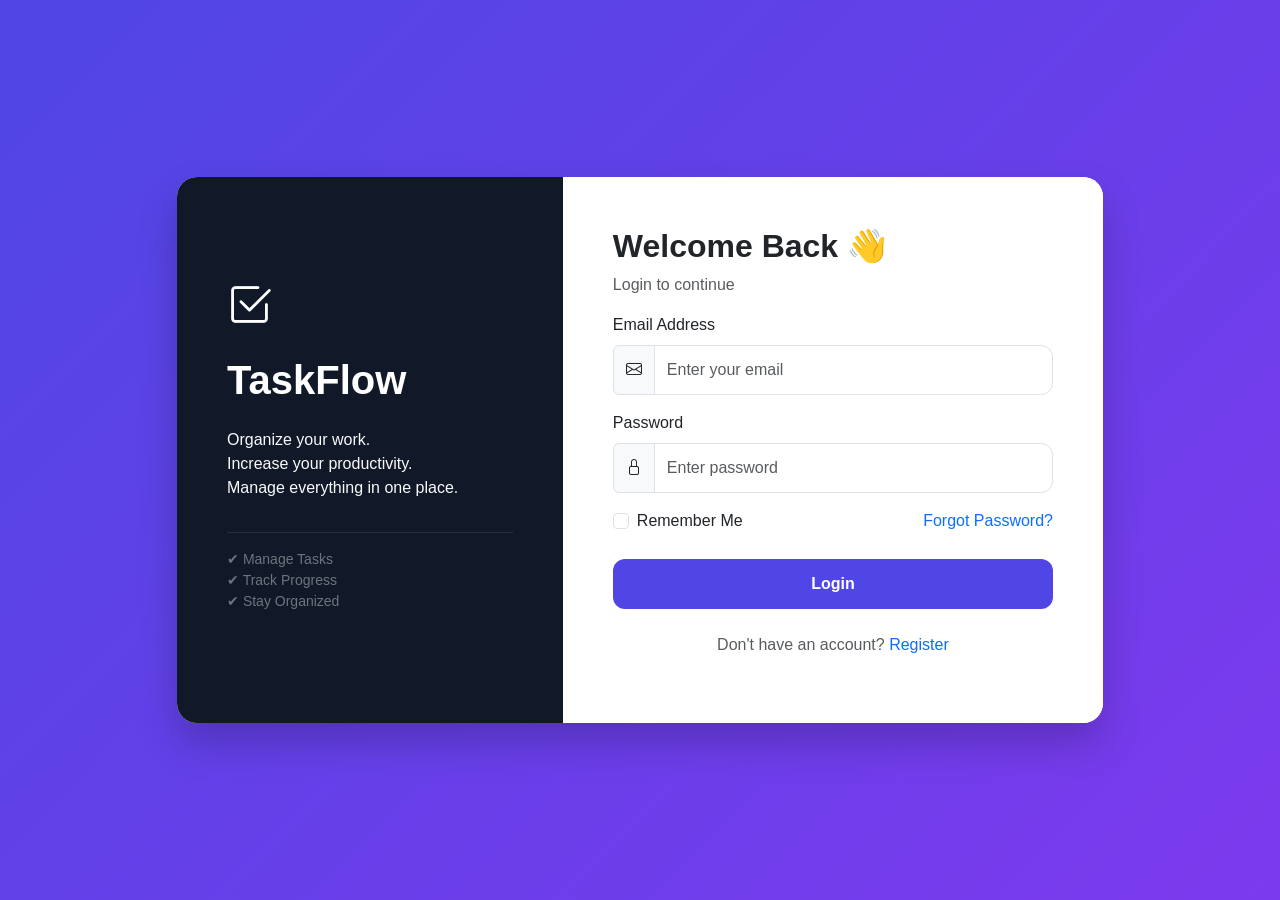
<file: index.html>
<!DOCTYPE html>
<html lang="en">

<head>
    <meta charset="UTF-8">
    <meta name="viewport" content="width=device-width, initial-scale=1.0">
    <title>TaskFlow | Login</title>

    <link href="bootstrap.min.css" rel="stylesheet">

    <link rel="stylesheet"
        href="https://cdn.jsdelivr.net/npm/bootstrap-icons@1.11.3/font/bootstrap-icons.min.css">
    <link rel="stylesheet" href="index.css">

</head>

<body>
<div class="container">
    <div class="row justify-content-center">
        <div class="col-lg-10">
            <div class="card login-card">
                <div class="row g-0">
<!-- Left -->
                    <div class="col-lg-5 d-none d-lg-flex flex-column justify-content-center left-side">

                        <div class="logo mb-3">

                            <i class="bi bi-check2-square"></i>

</div>

<h1>TaskFlow</h1>

<p class="mt-3 text-light">

Organize your work.<br>

Increase your productivity.<br>

Manage everything in one place.

</p>

<hr class="text-secondary">

<p class="small text-secondary">

✔ Manage Tasks

<br>

✔ Track Progress

<br>

✔ Stay Organized

</p>

</div>

<!-- Right -->

<div class="col-lg-7 right-side">
                        <h2 class="fw-bold">Welcome Back 👋</h2>
                        <p class="text-muted">Login to continue</p>

                        <!-- رسالة خطأ تظهر عند إدخال بيانات غلط -->
                        <div id="alertMessage" class="alert alert-danger d-none" role="alert"></div>

                        <form id="loginForm">
                            <div class="mb-3">
                                <label for="em" class="form-label">Email Address</label>
                                <div class="input-group">
                                    <span class="input-group-text"><i class="bi bi-envelope"></i></span>
                                    <input type="email" class="form-control" placeholder="Enter your email" id="em" required>
                                </div>
                            </div>

                            <div class="mb-3">
                                <label for="pass" class="form-label">Password</label>
                                <div class="input-group">
                                    <span class="input-group-text"><i class="bi bi-lock"></i></span>
                                    <input type="password" class="form-control" placeholder="Enter password" id="pass" required>
                                </div>
                            </div>

                            <div class="d-flex justify-content-between mb-4">
                                <div class="form-check">
                                    <input class="form-check-input" type="checkbox" id="rememberMe">
                                    <label class="form-check-label" for="rememberMe">Remember Me</label>
                                </div>
                                <a href="#" class="text-decoration-none">Forgot Password?</a>
                            </div>

                            <button type="submit" class="btn btn-login w-100 fw-bold">Login</button>

                            <div class="text-center mt-4">
                                <p class="text-muted">
                                    Don't have an account?
                                    <a href="Register.html" class="text-decoration-none">Register</a>
                                </p>
                            </div>
                        </form>
                    </div>
                </div>
            </div>
        </div>
    </div>
</div>

<script src="index.js"></script>
</body>
</html>
</file>
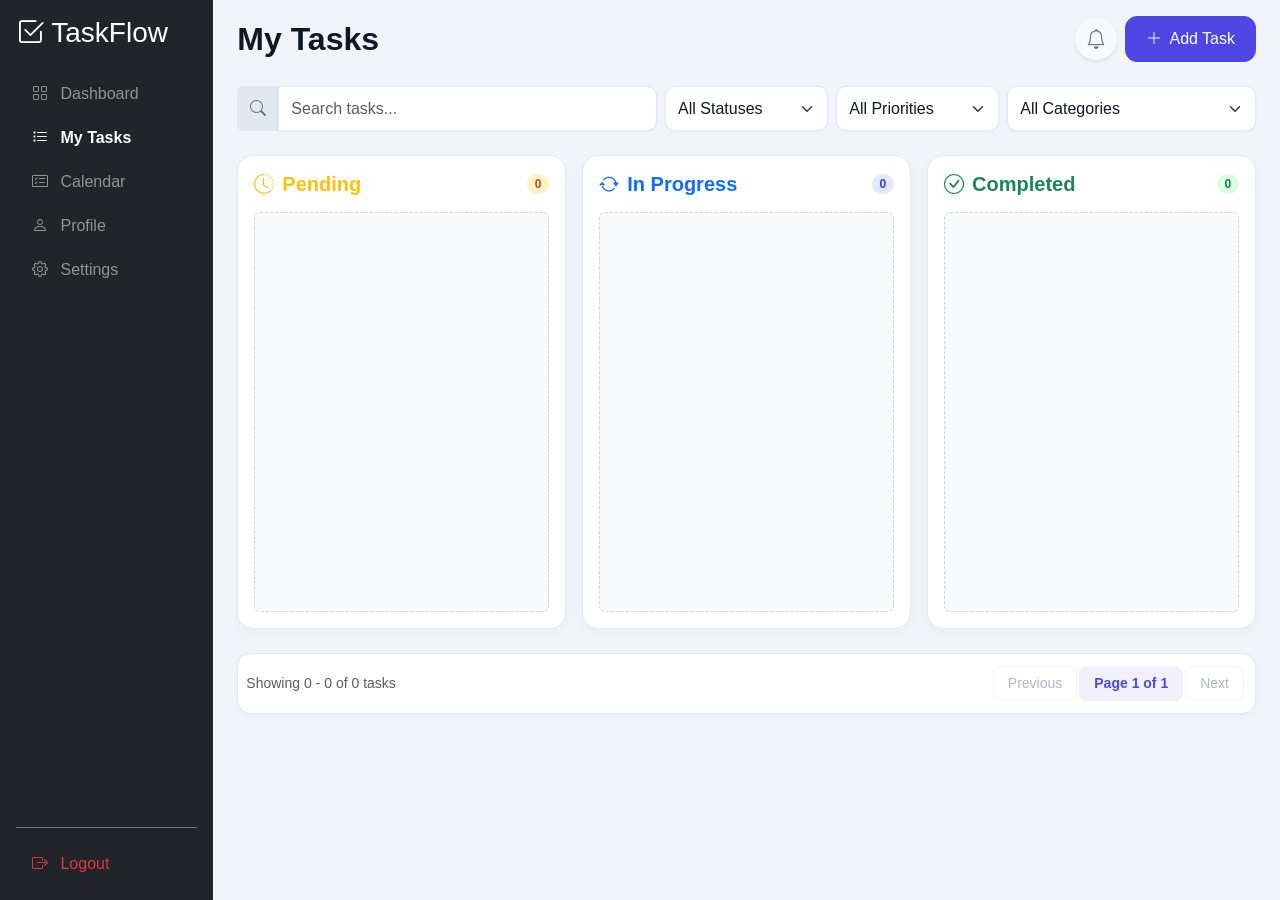
<file: mytasks.html>
<!DOCTYPE html>
<html lang="en">
<head>
    <meta charset="UTF-8">
    <meta name="viewport" content="width=device-width, initial-scale=1.0">
    <title>TaskFlow | My Tasks</title>

    <script>
        (function() {
            const savedLang = localStorage.getItem('language') || 'en';
            const savedTheme = localStorage.getItem('theme');
            const html = document.documentElement;

            if (savedLang === 'ar') {
                html.setAttribute('lang', 'ar');
                html.setAttribute('dir', 'rtl');
            } else {
                html.setAttribute('lang', 'en');
                html.setAttribute('dir', 'ltr');
            }

            if (savedTheme === 'dark') {
                html.classList.add('dark-mode');
            }
        })();
    </script>

    <!-- Bootstrap CSS CDN -->
    <link rel="stylesheet" id="bootstrapCss" href="https://cdn.jsdelivr.net/npm/bootstrap@5.3.3/dist/css/bootstrap.min.css">
    <link rel="stylesheet" href="https://cdn.jsdelivr.net/npm/bootstrap-icons@1.11.3/font/bootstrap-icons.min.css">
    <link rel="stylesheet" href="mytasks.css">
    <link rel="stylesheet" href="theme-toggle.css">
    <script src="theme-toggle.js"></script>
</head>
<body>

<!-- Toast Notification Container -->
<div class="toast-container position-fixed bottom-0 end-0 p-3" style="z-index: 1100;">
    <div id="liveToast" class="toast align-items-center text-white bg-success border-0 shadow-lg" role="alert" aria-live="assertive" aria-atomic="true">
        <div class="d-flex">
            <div class="toast-body d-flex align-items-center gap-2">
                <i class="bi bi-check-circle-fill fs-5" id="toastIcon"></i>
                <span id="toastMessage">Task updated successfully!</span>
            </div>
            <button type="button" class="btn-close btn-close-white me-2 m-auto" data-bs-dismiss="toast" aria-label="Close"></button>
        </div>
    </div>
</div>

<!-- Mobile Navbar -->
<nav class="navbar navbar-dark bg-dark d-md-none px-3 mb-3">
    <a class="navbar-brand fw-bold" href="#">
        <i class="bi bi-check2-square me-1"></i> <span data-i18n="appName">TaskFlow</span>
    </a>
    <button class="navbar-toggler" type="button" data-bs-toggle="offcanvas" data-bs-target="#mobileSidebar" aria-controls="mobileSidebar">
        <span class="navbar-toggler-icon"></span>
    </button>
</nav>

<div class="container-fluid">
    <div class="row">
        
        <!-- Sidebar Navigation -->
        <aside class="col-md-3 col-lg-2 offcanvas-md offcanvas-start bg-dark text-white p-3 min-vh-100 d-flex flex-column justify-content-between" id="mobileSidebar" tabindex="-1">
            <div class="w-100">
                <div class="d-flex justify-content-between align-items-center mb-4">
                    <h3 class="text-white m-0">
                        <i class="bi bi-check2-square"></i> <span data-i18n="appName">TaskFlow</span>
                    </h3>
                    <button type="button" class="btn-close btn-close-white d-md-none" data-bs-dismiss="offcanvas" data-bs-target="#mobileSidebar" aria-label="Close"></button>
                </div>
                
                <ul class="nav flex-column gap-1">
                    <li class="nav-item">
                        <a class="nav-link text-white-50" href="dashboard.html">
                            <i class="bi bi-grid me-2"></i> <span data-i18n="dashboard">Dashboard</span>
                        </a>
                    </li>
                    <li class="nav-item">
                        <a class="nav-link active text-white fw-bold" href="mytasks.html">
                            <i class="bi bi-list-task me-2"></i> <span data-i18n="myTasks">My Tasks</span>
                        </a>
                    </li>
                    <li class="nav-item">
                        <a class="nav-link text-white-50" href="calendar.html">
                            <i class="bi bi-card-checklist me-2"></i> <span data-i18n="calendar">Calendar</span>
                        </a>
                    </li>
                    <li class="nav-item">
                        <a class="nav-link text-white-50" href="profile.html">
                            <i class="bi bi-person me-2"></i> <span data-i18n="profile">Profile</span>
                        </a>
                    </li>
                    <li class="nav-item">
                        <a class="nav-link text-white-50" href="settings.html">
                            <i class="bi bi-gear me-2"></i> <span data-i18n="settings">Settings</span>
                        </a>
                    </li>
                </ul>
            </div>

            <!-- Logout Link -->
            <ul class="nav flex-column mt-auto pt-3 border-top border-secondary w-100">
                <li class="nav-item">
                    <a class="nav-link text-danger" href="index.html" onclick="logout()">
                        <i class="bi bi-box-arrow-right me-2"></i> <span data-i18n="logout">Logout</span>
                    </a>
                </li>
            </ul>
        </aside>

        <!-- Main Content Wrapper -->
        <main class="col-md-9 col-lg-10 ms-sm-auto px-md-4 py-3">
            
            <!-- Header Section -->
            <header class="d-flex flex-wrap justify-content-between align-items-center gap-3 mb-4">
                <div>
                    <h2 class="fw-bold m-0" data-i18n="myTasks">My Tasks</h2>
                </div>
                
                <div class="d-flex align-items-center gap-2">
                    <!-- Notification Dropdown -->
                    <div class="dropdown">
                        <button class="btn btn-light position-relative rounded-circle shadow-sm p-2 notif-btn" type="button" id="notifDropdown" data-bs-toggle="dropdown" aria-expanded="false" title="Notifications">
                            <i class="bi bi-bell fs-5 text-secondary"></i>
                            <span class="position-absolute top-0 start-100 translate-middle badge rounded-pill bg-danger d-none" id="notifBadge">0</span>
                        </button>

                        <div class="dropdown-menu dropdown-menu-end shadow-lg border-0 mt-2 p-0 notif-dropdown" aria-labelledby="notifDropdown">
                            <div class="dropdown-header d-flex justify-content-between align-items-center p-3 border-bottom bg-light rounded-top">
                                <h6 class="m-0 fw-bold text-dark d-flex align-items-center gap-2">
                                    <i class="bi bi-bell-fill text-primary"></i> <span data-i18n="notifications">Notifications</span>
                                </h6>
                                <button class="btn btn-link btn-sm p-0 text-decoration-none text-muted extra-small hover-underline" onclick="clearNotifications()" data-i18n="clearAll">
                                    Clear All
                                </button>
                            </div>
                            
                            <ul class="list-unstyled mb-0 p-2" id="notifList" style="max-height: 320px; overflow-y: auto;">
                                <li id="emptyNotifMsg" class="text-center py-4 text-muted small">
                                    <i class="bi bi-inbox fs-3 d-block mb-1 text-black-50"></i>
                                    <span data-i18n="noNotifications">No new notifications</span>
                                </li>
                            </ul>
                        </div>
                    </div>

                    <button class="btn btn-primary" data-bs-toggle="modal" data-bs-target="#addTaskModal">
                        <i class="bi bi-plus-lg me-1"></i> <span data-i18n="addTask">Add Task</span>
                    </button>
                </div>
            </header>
            
            <!-- Filters & Search Bar -->
            <section class="row g-2 mb-4">
                <div class="col-12 col-md-5">
                    <div class="input-group">
                        <span class="input-group-text">
                            <i class="bi bi-search"></i>
                        </span>
                        <input type="text" id="searchInput" class="form-control" placeholder="Search tasks..." data-i18n-placeholder="searchPlaceholder">
                    </div>
                </div>
                
                <div class="col-12 col-sm-4 col-md-2">
                    <select class="form-select" id="statusFilter">
                        <option value="all" selected data-i18n="allStatuses">All Statuses</option>
                        <option value="Pending" data-i18n="statusPending">Pending</option>
                        <option value="In Progress" data-i18n="statusInProgress">In Progress</option>
                        <option value="Completed" data-i18n="statusCompleted">Completed</option>
                    </select>
                </div>
                
                <div class="col-12 col-sm-4 col-md-2">
                    <select class="form-select" id="priorityFilter">
                        <option value="all" selected data-i18n="allPriorities">All Priorities</option>
                        <option value="High" data-i18n="priorityHigh">High</option>
                        <option value="Medium" data-i18n="priorityMedium">Medium</option>
                        <option value="Low" data-i18n="priorityLow">Low</option>
                    </select>
                </div>
                
                <div class="col-12 col-sm-4 col-md-3">
                    <select class="form-select" id="categoryFilter">
                        <option value="all" selected data-i18n="allCategories">All Categories</option>
                        <option value="Work" data-i18n="categoryWork">Work</option>
                        <option value="Study" data-i18n="categoryStudy">Study</option>
                        <option value="Personal" data-i18n="categoryPersonal">Personal</option>
                    </select>
                </div>
            </section>

            <!-- Kanban Drag & Drop Board -->
            <section class="row g-3" id="kanbanBoard">
                <div class="col-12 col-md-4">
                    <div class="card bg-light border-0 shadow-sm p-3 h-100">
                        <div class="d-flex justify-content-between align-items-center mb-3">
                            <h5 class="fw-bold m-0 text-warning">
                                <i class="bi bi-clock-history me-2"></i><span data-i18n="statusPending">Pending</span>
                            </h5>
                            <span class="badge bg-warning text-dark rounded-pill" id="countPending">0</span>
                        </div>
                        <div class="drop-zone p-2 rounded flex-grow-1" id="Pending" data-status="Pending" style="min-height: 400px;"></div>
                    </div>
                </div>

                <div class="col-12 col-md-4">
                    <div class="card bg-light border-0 shadow-sm p-3 h-100">
                        <div class="d-flex justify-content-between align-items-center mb-3">
                            <h5 class="fw-bold m-0 text-primary">
                                <i class="bi bi-arrow-repeat me-2"></i><span data-i18n="statusInProgress">In Progress</span>
                            </h5>
                            <span class="badge bg-primary rounded-pill" id="countInProgress">0</span>
                        </div>
                        <div class="drop-zone p-2 rounded flex-grow-1" id="InProgress" data-status="In Progress" style="min-height: 400px;"></div>
                    </div>
                </div>

                <div class="col-12 col-md-4">
                    <div class="card bg-light border-0 shadow-sm p-3 h-100">
                        <div class="d-flex justify-content-between align-items-center mb-3">
                            <h5 class="fw-bold m-0 text-success">
                                <i class="bi bi-check-circle me-2"></i><span data-i18n="statusCompleted">Completed</span>
                            </h5>
                            <span class="badge bg-success rounded-pill" id="countCompleted">0</span>
                        </div>
                        <div class="drop-zone p-2 rounded flex-grow-1" id="Completed" data-status="Completed" style="min-height: 400px;"></div>
                    </div>
                </div>
            </section>

            <!-- Pagination Section -->
            <div class="d-flex justify-content-between align-items-center mt-4 px-2" id="paginationWrapper">
                <div class="text-muted small">
                    <span data-i18n="showing">Showing</span> <span id="pageStart">0</span> - <span id="pageEnd">0</span> <span data-i18n="of">of</span> <span id="totalItems">0</span> <span data-i18n="tasks">tasks</span>
                </div>
                <nav aria-label="Tasks pagination">
                    <ul class="pagination mb-0" id="paginationControls">
                        <li class="page-item disabled" id="prevPageBtn">
                            <button class="page-link" onclick="changePage(-1)" data-i18n="previous">Previous</button>
                        </li>
                        <li class="page-item" id="pageIndicator">
                            <span class="page-link text-dark fw-bold" id="currentPageNumber">Page 1</span>
                        </li>
                        <li class="page-item" id="nextPageBtn">
                            <button class="page-link" onclick="changePage(1)" data-i18n="next">Next</button>
                        </li>
                    </ul>
                </nav>
            </div>
        </main>
    </div>
</div>

<!-- Add Task Modal -->
<div class="modal fade" id="addTaskModal" tabindex="-1" aria-labelledby="addTaskModalLabel" aria-hidden="true">
    <div class="modal-dialog modal-dialog-centered px-2">
        <div class="modal-content">
            <div class="modal-header">
                <h5 class="modal-title fw-bold" id="addTaskModalLabel" data-i18n="addNewTask">Add New Task</h5>
                <button type="button" class="btn-close" data-bs-dismiss="modal" aria-label="Close"></button>
            </div>
            <form id="addTaskForm">
                <div class="modal-body">
                    <div class="mb-3">
                        <label for="taskTitle" class="form-label fw-bold" data-i18n="taskTitle">Task Title</label>
                        <input type="text" class="form-control" id="taskTitle" placeholder="Enter task title" data-i18n-placeholder="titlePlaceholder" required>
                    </div>

                    <div class="mb-3">
                        <label for="taskDesc" class="form-label fw-bold" data-i18n="description">Description</label>
                        <textarea class="form-control" id="taskDesc" rows="3" placeholder="Enter task details" data-i18n-placeholder="descPlaceholder"></textarea>
                    </div>

                    <div class="row g-2 mb-3">
                        <div class="col-12 col-sm-6">
                            <label for="taskPriority" class="form-label fw-bold" data-i18n="priority">Priority</label>
                            <select class="form-select" id="taskPriority" required>
                                <option value="High" data-i18n="priorityHigh">High</option>
                                <option value="Medium" selected data-i18n="priorityMedium">Medium</option>
                                <option value="Low" data-i18n="priorityLow">Low</option>
                            </select>
                        </div>
                        <div class="col-12 col-sm-6">
                            <label for="taskCategory" class="form-label fw-bold" data-i18n="category">Category</label>
                            <select class="form-select" id="taskCategory" required>
                                <option value="Work" selected data-i18n="categoryWork">Work</option>
                                <option value="Study" data-i18n="categoryStudy">Study</option>
                                <option value="Personal" data-i18n="categoryPersonal">Personal</option>
                            </select>
                        </div>
                    </div>

                    <div class="mb-3">
                        <label for="taskDate" class="form-label fw-bold" data-i18n="dueDate">Due Date</label>
                        <input type="date" class="form-control" id="taskDate" required>
                    </div>
                </div>
                <div class="modal-footer">
                    <button type="button" class="btn btn-secondary" data-bs-dismiss="modal" data-i18n="cancel">Cancel</button>
                    <button type="submit" class="btn btn-primary" data-i18n="saveTask">Save Task</button>
                </div>
            </form>
        </div>
    </div>
</div>

<!-- Edit Task Modal -->
<div class="modal fade" id="editTaskModal" tabindex="-1" aria-labelledby="editTaskModalLabel" aria-hidden="true">
    <div class="modal-dialog modal-dialog-centered px-2">
        <div class="modal-content">
            <div class="modal-header">
                <h5 class="modal-title fw-bold" id="editTaskModalLabel" data-i18n="editTask">Edit Task</h5>
                <button type="button" class="btn-close" data-bs-dismiss="modal" aria-label="Close"></button>
            </div>
            <form id="editTaskForm">
                <input type="hidden" id="editTaskId">
                <div class="modal-body">
                    <div class="mb-3">
                        <label for="editTaskTitle" class="form-label fw-bold" data-i18n="taskTitle">Task Title</label>
                        <input type="text" class="form-control" id="editTaskTitle" required>
                    </div>

                    <div class="mb-3">
                        <label for="editTaskDesc" class="form-label fw-bold" data-i18n="description">Description</label>
                        <textarea class="form-control" id="editTaskDesc" rows="3"></textarea>
                    </div>

                    <div class="row g-2 mb-3">
                        <div class="col-12 col-sm-4">
                            <label for="editTaskPriority" class="form-label fw-bold" data-i18n="priority">Priority</label>
                            <select class="form-select" id="editTaskPriority" required>
                                <option value="High" data-i18n="priorityHigh">High</option>
                                <option value="Medium" data-i18n="priorityMedium">Medium</option>
                                <option value="Low" data-i18n="priorityLow">Low</option>
                            </select>
                        </div>
                        <div class="col-12 col-sm-4">
                            <label for="editTaskCategory" class="form-label fw-bold" data-i18n="category">Category</label>
                            <select class="form-select" id="editTaskCategory" required>
                                <option value="Work" data-i18n="categoryWork">Work</option>
                                <option value="Study" data-i18n="categoryStudy">Study</option>
                                <option value="Personal" data-i18n="categoryPersonal">Personal</option>
                            </select>
                        </div>
                        <div class="col-12 col-sm-4">
                            <label for="editTaskStatus" class="form-label fw-bold" data-i18n="status">Status</label>
                            <select class="form-select" id="editTaskStatus" required>
                                <option value="Pending" data-i18n="statusPending">Pending</option>
                                <option value="In Progress" data-i18n="statusInProgress">In Progress</option>
                                <option value="Completed" data-i18n="statusCompleted">Completed</option>
                            </select>
                        </div>
                    </div>

                    <div class="mb-3">
                        <label for="editTaskDate" class="form-label fw-bold" data-i18n="dueDate">Due Date</label>
                        <input type="date" class="form-control" id="editTaskDate" required>
                    </div>
                </div>
                <div class="modal-footer">
                    <button type="button" class="btn btn-secondary" data-bs-dismiss="modal" data-i18n="cancel">Cancel</button>
                    <button type="submit" class="btn btn-primary" data-i18n="updateTask">Update Task</button>
                </div>
            </form>
        </div>
    </div>
</div>

<!-- Bootstrap Bundle JS CDN -->
<script src="https://cdn.jsdelivr.net/npm/bootstrap@5.3.3/dist/js/bootstrap.bundle.min.js"></script>
<script src="mytasks.js"></script>
</body>
</html>
</file>
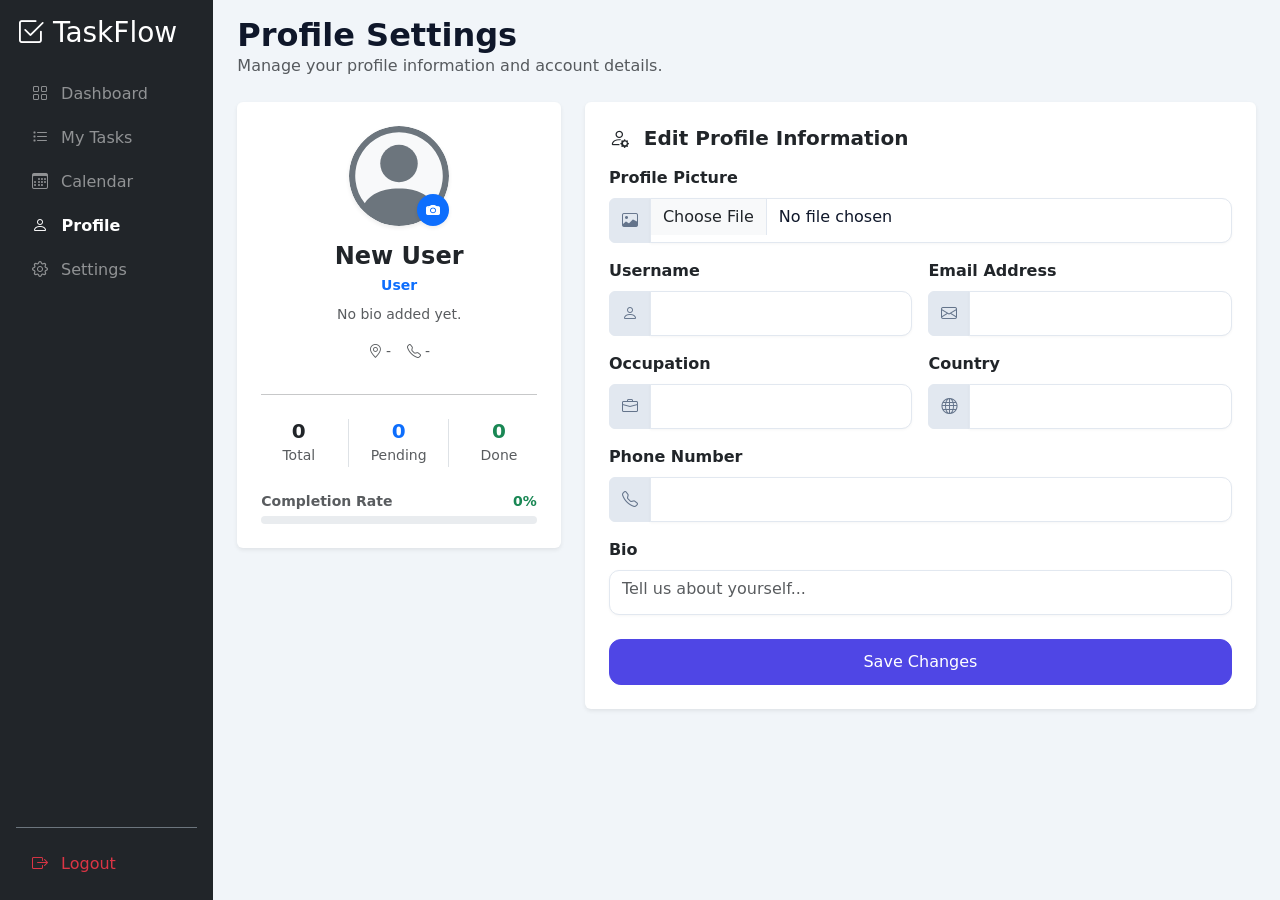
<file: profile.html>
<!DOCTYPE html>
<html lang="en">
<head>
    <meta charset="UTF-8">
    <meta name="viewport" content="width=device-width, initial-scale=1.0">
    <title>TaskFlow | Profile</title>
    <script>
    (function() {
        const savedLang = localStorage.getItem('language') || 'en';
        const savedTheme = localStorage.getItem('theme') || 'light';
        const html = document.documentElement;

        if (savedLang === 'ar') {
            html.setAttribute('lang', 'ar');
            html.setAttribute('dir', 'rtl');
        } else {
            html.setAttribute('lang', 'en');
            html.setAttribute('dir', 'ltr');
        }

        if (savedTheme === 'dark') {
            html.classList.add('dark-mode');
        } else {
            html.classList.remove('dark-mode');
        }
    })();
    </script>

    <link rel="stylesheet" id="bootstrapCss" href="https://cdn.jsdelivr.net/npm/bootstrap@5.3.3/dist/css/bootstrap.min.css">
    <link rel="stylesheet" href="https://cdn.jsdelivr.net/npm/bootstrap-icons@1.11.3/font/bootstrap-icons.min.css">
    <link rel="stylesheet" href="profile.css">
    <link rel="stylesheet" href="theme-toggle.css">
    <script src="theme-toggle.js"></script>
</head>
<body>
    
    <!-- Mobile Navbar -->
    <nav class="navbar navbar-dark bg-dark d-md-none px-3 mb-3">
        <a class="navbar-brand fw-bold" href="#">
            <i class="bi bi-check2-square me-1"></i> <span data-i18n="appName">TaskFlow</span>
        </a>
        <button class="navbar-toggler" type="button" data-bs-toggle="offcanvas" data-bs-target="#mobileSidebar" aria-controls="mobileSidebar">
            <span class="navbar-toggler-icon"></span>
        </button>
    </nav>
    
    <div class="container-fluid">
        <div class="row">
            
            <!-- Sidebar Navigation -->
            <aside class="col-md-3 col-lg-2 offcanvas-md offcanvas-start bg-dark text-white p-3 min-vh-100 d-flex flex-column justify-content-between" id="mobileSidebar" tabindex="-1">
                <div class="w-100">
                    <div class="d-flex justify-content-between align-items-center mb-4">
                        <h3 class="text-white m-0">
                            <i class="bi bi-check2-square"></i> <span data-i18n="appName">TaskFlow</span>
                        </h3>
                        <button type="button" class="btn-close btn-close-white d-md-none" data-bs-dismiss="offcanvas" data-bs-target="#mobileSidebar" aria-label="Close"></button>
                    </div>
                    
                    <ul class="nav flex-column gap-1">
                        <li class="nav-item">
                            <a class="nav-link text-white-50" href="dashboard.html">
                                <i class="bi bi-grid me-2"></i> <span data-i18n="dashboard">Dashboard</span>
                            </a>
                        </li>
                        <li class="nav-item">
                            <a class="nav-link text-white-50" href="mytasks.html">
                                <i class="bi bi-list-task me-2"></i> <span data-i18n="myTasks">My Tasks</span>
                            </a>
                        </li>
                        <li class="nav-item">
                            <a class="nav-link text-white-50" href="calendar.html">
                                <i class="bi bi-calendar3 me-2"></i> <span data-i18n="calendar">Calendar</span>
                            </a>
                        </li>
                        <li class="nav-item">
                            <a class="nav-link active text-white fw-bold" href="#">
                                <i class="bi bi-person me-2"></i> <span data-i18n="profile">Profile</span>
                            </a>
                        </li>
                        <li class="nav-item">
                            <a class="nav-link text-white-50" href="settings.html">
                                <i class="bi bi-gear me-2"></i> <span data-i18n="settings">Settings</span>
                            </a>
                        </li>
                    </ul>
                </div>
                
                <!-- Logout Link -->
                <ul class="nav flex-column mt-auto pt-3 border-top border-secondary w-100">
                    <li class="nav-item">
                        <a class="nav-link text-danger" href="index.html" onclick="logout()">
                            <i class="bi bi-box-arrow-right me-2"></i> <span data-i18n="logout">Logout</span>
                        </a>
                    </li>
                </ul>
            </aside>
            
            <!-- Main Content -->
            <main class="col-md-9 col-lg-10 ms-sm-auto px-md-4 py-3">
                
                <header class="mb-4">
                    <h2 class="fw-bold m-0" data-i18n="profileSettings">Profile Settings</h2>
                    <p class="text-muted m-0" data-i18n="profileSubtitle">Manage your profile information and account details.</p>
                </header>
                
                <div class="row g-4">
                    
                    <!-- Left Column: Summary Card -->
                    <div class="col-12 col-lg-4">
                        <div class="card border-0 shadow-sm text-center p-4">
                            
                            <!-- Avatar Section -->
                            <div class="position-relative d-inline-block mx-auto mb-3">
                                <img id="profileImage" src="data:image/svg+xml;utf8,<svg xmlns='http://www.w3.org/2000/svg' width='100' height='100' fill='%236c757d' class='bi bi-person-circle' viewBox='0 0 16 16'><path d='M11 6a3 3 0 1 1-6 0 3 3 0 0 1 6 0z'/><path fill-rule='evenodd' d='M0 8a8 8 0 1 1 16 0A8 8 0 0 1 0 8zm8-7a7 7 0 0 0-5.468 11.37C3.242 11.226 4.805 10 8 10s4.757 1.225 5.468 2.37A7 7 0 0 0 8 1z'/></svg>" class="rounded-circle object-fit-cover shadow-sm bg-light" width="100" height="100" alt="Profile Picture">
                                
                                <!-- Change Avatar Button -->
                                <label for="editAvatarInput" class="position-absolute bottom-0 end-0 bg-primary text-white rounded-circle shadow-sm cursor-pointer d-flex align-items-center justify-content-center" style="width: 32px; height: 32px;" title="Change Photo">
                                    <i class="bi bi-camera-fill small"></i>
                                </label>
                                
                                <!-- Remove Avatar Button -->
                                <button type="button" id="removeAvatarBtn" class="position-absolute top-0 end-0 bg-danger text-white border-0 rounded-circle shadow-sm d-none align-items-center justify-content-center" style="width: 24px; height: 24px;" title="Remove Photo">
                                    <i class="bi bi-x-lg extra-small"></i>
                                </button>
                            </div>
                            
                            <h4 class="fw-bold mb-1" id="profileDisplayName">-</h4>
                            <p class="text-primary small mb-2 fw-semibold" id="profileDisplayOccupation">-</p>
                            <p class="text-muted small mb-3" id="profileDisplayBio">-</p>
                            
                            <div class="d-flex justify-content-center gap-3 text-muted small mb-3">
                                <span id="profileDisplayLocation"><i class="bi bi-geo-alt me-1"></i><span id="profileDisplayCountry">-</span></span>
                                <span id="profileDisplayPhoneContainer"><i class="bi bi-telephone me-1"></i><span id="profileDisplayPhone">-</span></span>
                            </div>
                            
                            <hr>
                            
                            <!-- Task Stats -->
                            <div class="row text-center pt-2 mb-3">
                                <div class="col-4 border-end px-1">
                                    <h5 class="fw-bold m-0" id="userTotalTasks">0</h5>
                                    <span class="text-muted small" data-i18n="total">Total</span>
                                </div>
                                <div class="col-4 border-end px-1">
                                    <h5 class="fw-bold text-primary m-0" id="userPendingTasks">0</h5>
                                    <span class="text-muted small" data-i18n="pending">Pending</span>
                                </div>
                                <div class="col-4 px-1">
                                    <h5 class="fw-bold text-success m-0" id="userCompletedTasks">0</h5>
                                    <span class="text-muted small" data-i18n="done">Done</span>
                                </div>
                            </div>
                            
                            <!-- Completion Rate Progress Bar -->
                            <div class="text-start mt-2">
                                <div class="d-flex justify-content-between align-items-center mb-1">
                                    <span class="small fw-bold text-muted" data-i18n="completionRate">Completion Rate</span>
                                    <span class="small fw-bold text-success" id="completionRateText">0%</span>
                                </div>
                                <div class="progress" style="height: 8px;">
                                    <div class="progress-bar bg-success" id="completionProgressBar" role="progressbar" style="width: 0%;" aria-valuenow="0" aria-valuemin="0" aria-valuemax="100"></div>
                                </div>
                            </div>
                        </div>
                    </div>
                
                    <!-- Right Column: Form -->
                    <div class="col-12 col-lg-8">
                        <div class="card border-0 shadow-sm p-4">
                            <h5 class="fw-bold mb-3"><i class="bi bi-person-gear me-2"></i> <span data-i18n="editProfileTitle">Edit Profile Information</span></h5>
                            
                            <div id="profileAlert" class="alert d-none" role="alert"></div>
                            
                            <form id="profileForm">
                                <!-- Image Input -->
                                <div class="mb-3">
                                    <label for="editAvatarInput" class="form-label fw-bold" data-i18n="profilePicture">Profile Picture</label>
                                    <div class="input-group">
                                        <span class="input-group-text"><i class="bi bi-image"></i></span>
                                        <input type="file" class="form-control" id="editAvatarInput" accept="image/*">
                                    </div>
                                </div>
                                
                                <!-- Username & Email -->
                                <div class="row g-3 mb-3">
                                    <div class="col-md-6">
                                        <label for="editUsername" class="form-label fw-bold" data-i18n="username">Username</label>
                                        <div class="input-group">
                                            <span class="input-group-text"><i class="bi bi-person"></i></span>
                                            <input type="text" class="form-control" id="editUsername" required>
                                        </div>
                                    </div>
                                    <div class="col-md-6">
                                        <label for="editEmail" class="form-label fw-bold" data-i18n="emailAddress">Email Address</label>
                                        <div class="input-group">
                                            <span class="input-group-text"><i class="bi bi-envelope"></i></span>
                                            <input type="email" class="form-control" id="editEmail" required>
                                        </div>
                                    </div>
                                </div>
                                
                                <!-- Occupation & Country -->
                                <div class="row g-3 mb-3">
                                    <div class="col-md-6">
                                        <label for="editOccupation" class="form-label fw-bold" data-i18n="occupation">Occupation</label>
                                        <div class="input-group">
                                            <span class="input-group-text"><i class="bi bi-briefcase"></i></span>
                                            <input type="text" class="form-control" id="editOccupation">
                                        </div>
                                    </div>
                                    <div class="col-md-6">
                                        <label for="editCountry" class="form-label fw-bold" data-i18n="country">Country</label>
                                        <div class="input-group">
                                            <span class="input-group-text"><i class="bi bi-globe"></i></span>
                                            <input type="text" class="form-control" id="editCountry">
                                        </div>
                                    </div>
                                </div>
                                
                                <!-- Phone -->
                                <div class="mb-3">
                                    <label for="editPhone" class="form-label fw-bold" data-i18n="phone">Phone Number</label>
                                    <div class="input-group">
                                        <span class="input-group-text"><i class="bi bi-telephone"></i></span>
                                        <input type="tel" class="form-control" id="editPhone">
                                    </div>
                                </div>
                                
                                <!-- Bio -->
                                <div class="mb-3">
                                    <label for="editBio" class="form-label fw-bold" data-i18n="bio">Bio</label>
                                    <textarea class="form-control" id="editBio" rows="3" style="resize: none;"></textarea>
                                </div>
                                
                                <div class="d-flex justify-content-end gap-2 mt-4">
                                    <button type="submit" class="btn btn-primary w-100 w-sm-auto px-4" data-i18n="saveChanges">Save Changes</button>
                                </div>
                            </form>
                        </div>
                    </div>
                </div>
            </main>
        </div>
    </div>

    <script src="https://cdn.jsdelivr.net/npm/bootstrap@5.3.3/dist/js/bootstrap.bundle.min.js"></script>
    <script src="profile.js"></script>

</body>
</html>
</file>
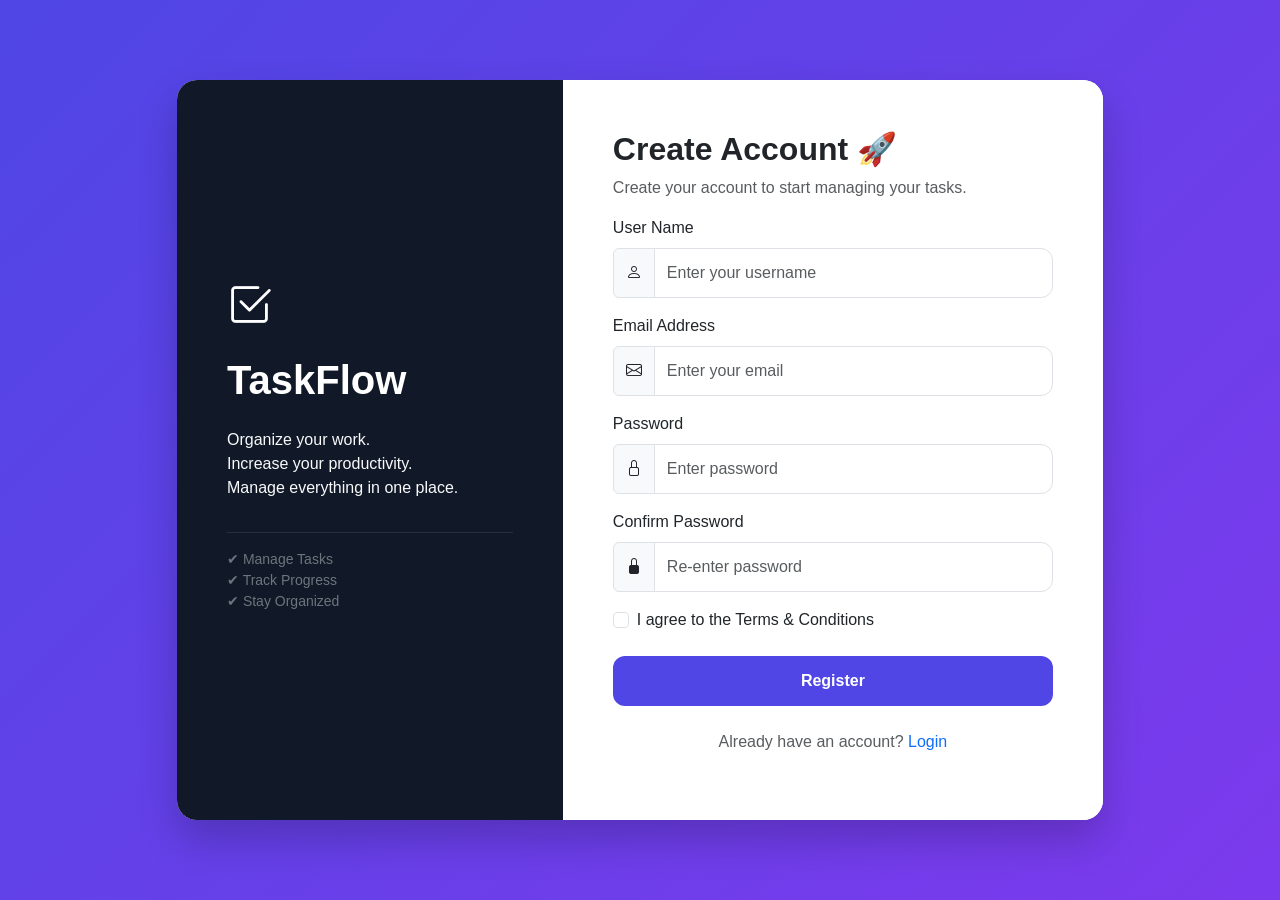
<file: Register.html>
<!DOCTYPE html>
<html lang="en">

<head>
    <meta charset="UTF-8">
    <meta name="viewport" content="width=device-width, initial-scale=1.0">
    <title>TaskFlow | Register</title>

    <link href="bootstrap.min.css" rel="stylesheet">

    <link rel="stylesheet"
        href="https://cdn.jsdelivr.net/npm/bootstrap-icons@1.11.3/font/bootstrap-icons.min.css">
    <link rel="stylesheet" href="Register.css">
</head>

<body>
<div class="container">
    <div class="row justify-content-center">
        <div class="col-lg-10">
            <div class="card login-card">
                <div class="row g-0">
<!-- Left -->
                    <div class="col-lg-5 d-none d-lg-flex flex-column justify-content-center left-side">

                        <div class="logo mb-3">

                            <i class="bi bi-check2-square"></i>

</div>

<h1>TaskFlow</h1>

<p class="mt-3 text-light">

Organize your work.<br>

Increase your productivity.<br>

Manage everything in one place.

</p>

<hr class="text-secondary">

<p class="small text-secondary">

✔ Manage Tasks

<br>

✔ Track Progress

<br>

✔ Stay Organized

</p>

</div>

<!-- Right -->
<div class="col-lg-7 right-side">
                        <h2 class="fw-bold">Create Account 🚀</h2>
                        <p class="text-muted">Create your account to start managing your tasks.</p>

                        <!-- تنبيه الأخطاء أو النجاح -->
                        <div id="alertMessage" class="alert d-none" role="alert"></div>

                        <form id="registerForm">
                            <div class="mb-3">
                                <label for="regUsername" class="form-label">User Name</label>
                                <div class="input-group">
                                    <span class="input-group-text"><i class="bi bi-person"></i></span>
                                    <input type="text" class="form-control" placeholder="Enter your username" id="regUsername" required>
                                </div>
                            </div>

                            <div class="mb-3">
                                <label for="regEmail" class="form-label">Email Address</label>
                                <div class="input-group">
                                    <span class="input-group-text"><i class="bi bi-envelope"></i></span>
                                    <input type="email" class="form-control" placeholder="Enter your email" id="regEmail" required>
                                </div>
                            </div>

                            <div class="mb-3">
                                <label for="regPassword" class="form-label">Password</label>
                                <div class="input-group mb-2">
                                    <span class="input-group-text"><i class="bi bi-lock"></i></span>
                                    <input type="password" class="form-control" placeholder="Enter password" id="regPassword" required>
                                </div>

                                <label for="regConfirmPassword" class="form-label mt-2">Confirm Password</label>
                                <div class="input-group">
                                    <span class="input-group-text"><i class="bi bi-lock-fill"></i></span>
                                    <input type="password" class="form-control" placeholder="Re-enter password" id="regConfirmPassword" required>
                                </div>
                            </div>

                            <div class="mb-4">
                                <div class="form-check">
                                    <input class="form-check-input" type="checkbox" id="regTerms" required>
                                    <label class="form-check-label" for="regTerms">
                                        I agree to the Terms & Conditions
                                    </label>
                                </div>
                            </div>

                            <button type="submit" class="btn btn-login w-100 fw-bold">Register</button>

                            <div class="text-center mt-4">
                                <p class="text-muted">
                                    Already have an account?
                                    <a href="index.html" class="text-decoration-none">Login</a>
                                </p>
                            </div>
                        </form>
                    </div>

                </div>
            </div>
        </div>
    </div>
</div>

<script src="Register.js"></script>
</body>
</html>
</file>
<file: index.css>
body {

            background: linear-gradient(135deg,#4f46e5,#7c3aed);
            min-height:100vh;
            display:flex;
            justify-content:center;
            align-items:center;
            font-family:Segoe UI,sans-serif;

        }

        .login-card{

            border:none;
            border-radius:20px;
            overflow:hidden;
            box-shadow:0 20px 40px rgba(0,0,0,.2);

        }

        .left-side{

            background:#111827;
            color:white;
            padding:50px;

        }

        .left-side h1{

            font-weight:bold;

        }

        .right-side{

            padding:50px;
            background:white;

        }

        .form-control{

            height:50px;
            border-radius:12px;

        }

        .btn-login{

            background:#4f46e5;
            color:white;
            height:50px;
            border-radius:12px;

        }

        .btn-login:hover{

            background:#4338ca;
            color:white;

        }

        .logo{

            font-size:45px;

        }

        .social-btn{

            width:45px;
            height:45px;
            border-radius:50%;
            display:flex;
            justify-content:center;
            align-items:center;
            border:1px solid #ddd;
            cursor:pointer;
            transition:.3s;

        }

        .social-btn:hover{

            background:#4f46e5;
            color:white;

        }
</file>
<file: mytasks.css>
* {
    margin: 0;
    padding: 0;
    box-sizing: border-box;
}

/* ==========================================
   CSS Variables & Base Setup
========================================== */
:root {
    --bg-body: #f1f5f9;            /* خلفية الصفحة الأساسية */
    --card-bg: #ffffff;            /* خلفية الكروت والأعمدة */
    --drop-zone-bg: #f8fafc;       /* خلفية منطقة وضع التاسكات */
    --text-main: #0f172a;          /* لون النص الرئيسي */
    --text-muted: #64748b;         /* لون النص الفرعي */
    --border-color: #e2e8f0;       /* ألوان الحدود الناعمة */
    --primary-color: #4f46e5;      /* البنفسجي الأساسي */
    --primary-hover: #4338ca;
}

body {
    background-color: var(--bg-body) !important;
    color: var(--text-main);
    font-family: 'Segoe UI', Tahoma, Geneva, Verdana, sans-serif;
}

/* ==========================================
   Sidebar & Layout Styles
========================================== */
.sidebar {
    background: #111827;
    min-height: 100vh;
}

@media (min-width: 768px) {
    .sidebar {
        position: fixed;
        top: 0;
        bottom: 0;
        left: 0;
        width: 250px;
        z-index: 1000;
    }

    .main-content {
        margin-left: 250px;
        width: calc(100% - 250px);
    }
}

@media (max-width: 767px) {
    .main-content {
        margin-left: 0;
        width: 100%;
        padding: 15px;
    }
}

.main-content {
    padding: 30px;
    transition: all 0.3s ease;
}

.sidebar h3 {
    color: #ffffff;
    margin-bottom: 30px;
}

.sidebar .nav-link {
    color: #cbd5e1;
    padding: 12px 15px;
    border-radius: 10px;
    margin-bottom: 8px;
    transition: all 0.3s ease;
}

.sidebar .nav-link:hover,
.sidebar .nav-link.active {
    background: var(--primary-color);
    color: #ffffff;
}

/* ==========================================
   Form Controls & Search Inputs
========================================== */
.form-control,
.form-select {
    background-color: var(--card-bg);
    color: var(--text-main);
    border: 1px solid var(--border-color);
    border-radius: 10px;
    height: 45px;
    box-shadow: 0 1px 3px rgba(0, 0, 0, 0.04);
}

.form-control:focus,
.form-select:focus {
    border-color: var(--primary-color);
    box-shadow: 0 0 0 3px rgba(79, 70, 229, 0.12);
}

.input-group-text {
    background-color: #e2e8f0;
    border: 1px solid var(--border-color);
    color: var(--text-muted);
}

.btn {
    border-radius: 12px;
    padding: 10px 20px;
    font-weight: 500;
    transition: all 0.2s ease;
}

.btn-primary {
    background-color: var(--primary-color);
    border-color: var(--primary-color);
}

.btn-primary:hover {
    background-color: var(--primary-hover);
    border-color: var(--primary-hover);
}

/* ==========================================
   Kanban Column Cards & Drop Zones
========================================== */
#kanbanBoard .card {
    background-color: var(--card-bg) !important;
    border: 1px solid var(--border-color) !important;
    border-radius: 16px;
    box-shadow: 0 4px 12px rgba(0, 0, 0, 0.03) !important;
}

.drop-zone {
    min-height: 380px;
    background-color: var(--drop-zone-bg);
    border: 1px dashed #cbd5e1;
    border-radius: 12px;
    padding: 10px;
    transition: background-color 0.2s ease, border-color 0.2s ease;
}

.drop-zone.drag-over {
    background-color: rgba(79, 70, 229, 0.06);
    border-color: var(--primary-color);
}

/* ==========================================
   Task Cards & Interactions
========================================== */
.task-card {
    background-color: #ffffff !important;
    border: 1px solid var(--border-color) !important;
    border-radius: 12px;
    cursor: grab;
    box-shadow: 0 2px 6px rgba(0, 0, 0, 0.05);
    transition: transform 0.2s ease, box-shadow 0.2s ease, opacity 0.2s ease;
}

.task-card:hover {
    transform: translateY(-3px);
    box-shadow: 0 8px 18px rgba(0, 0, 0, 0.08) !important;
}

.task-card:active {
    cursor: grabbing;
}

.task-card.dragging {
    opacity: 0.4;
    transform: scale(0.98);
}

/* ==========================================
   Badges & Counters
========================================== */
.badge.bg-warning {
    background-color: #fef3c7 !important;
    color: #b45309 !important;
}

.badge.bg-primary {
    background-color: #e0e7ff !important;
    color: #4338ca !important;
}

.badge.bg-success {
    background-color: #dcfce7 !important;
    color: #15803d !important;
}

/* ==========================================
   Notifications Styling
========================================== */
.notif-btn {
    width: 42px;
    height: 42px;
    display: flex;
    align-items: center;
    justify-content: center;
    transition: all 0.2s ease;
}

.notif-btn:hover {
    background-color: #e2e8f0;
    transform: scale(1.05);
}

.notif-dropdown {
    width: 320px;
    border-radius: 14px !important;
    overflow: hidden;
}

#notifList::-webkit-scrollbar {
    width: 5px;
}

#notifList::-webkit-scrollbar-thumb {
    background-color: #cbd5e1;
    border-radius: 10px;
}

.notif-item {
    transition: background-color 0.2s ease;
    border-radius: 10px;
}

.notif-item:hover {
    background-color: #f1f5f9 !important;
}

.extra-small {
    font-size: 0.75rem;
}

/* ==========================================
   Pagination Styling
========================================== */
#paginationWrapper {
    background-color: var(--card-bg);
    border: 1px solid var(--border-color);
    border-radius: 14px;
    padding: 12px 20px;
    box-shadow: 0 2px 8px rgba(0, 0, 0, 0.03);
}

.pagination .page-link {
    color: var(--text-main);
    background-color: transparent;
    border: 1px solid var(--border-color);
    border-radius: 8px !important;
    margin: 0 3px;
    padding: 6px 14px;
    font-size: 0.875rem;
    font-weight: 500;
    transition: all 0.2s ease;
}

.pagination .page-link:hover {
    background-color: var(--primary-color);
    border-color: var(--primary-color);
    color: #ffffff !important;
}

.pagination .page-item.disabled .page-link {
    color: var(--text-muted);
    opacity: 0.5;
    background-color: transparent;
    border-color: var(--border-color);
}

#pageIndicator .page-link {
    background-color: rgba(79, 70, 229, 0.08);
    border-color: transparent;
    color: var(--primary-color) !important;
    pointer-events: none;
}

/* ==========================================
   Dark Mode Setup
========================================== */
[data-theme="dark"] body,
body.dark-mode {
    background-color: #0b0f17 !important;
    color: #f8fafc !important;
}

[data-theme="dark"] h2,
body.dark-mode h2 {
    color: #ffffff !important;
}

[data-theme="dark"] .form-control,
[data-theme="dark"] .form-select,
[data-theme="dark"] .input-group-text,
body.dark-mode .form-control,
body.dark-mode .form-select,
body.dark-mode .input-group-text {
    background-color: #1e293b !important;
    border-color: #334155 !important;
    color: #f8fafc !important;
}

[data-theme="dark"] #kanbanBoard .card,
body.dark-mode #kanbanBoard .card {
    background-color: #111827 !important;
    border: 1px solid #1f2937 !important;
}

[data-theme="dark"] .drop-zone,
body.dark-mode .drop-zone {
    background-color: #1e293b !important;
    border: 1px dashed #334155 !important;
}

[data-theme="dark"] .task-card,
body.dark-mode .task-card {
    background-color: #0f172a !important;
    border: 1px solid #334155 !important;
    color: #f8fafc !important;
}

[data-theme="dark"] .task-card h6,
body.dark-mode .task-card h6 {
    color: #ffffff !important;
}

[data-theme="dark"] .task-card p,
body.dark-mode .task-card p {
    color: #94a3b8 !important;
}

[data-theme="dark"] .notif-btn,
body.dark-mode .notif-btn {
    background-color: #1e293b !important;
    border-color: #334155 !important;
    color: #ffffff !important;
}

[data-theme="dark"] .modal-content,
body.dark-mode .modal-content {
    background-color: #111827 !important;
    color: #ffffff !important;
    border: 1px solid #334155 !important;
}

[data-theme="dark"] .modal-header,
[data-theme="dark"] .modal-footer,
body.dark-mode .modal-header,
body.dark-mode .modal-footer {
    border-color: #1f2937 !important;
}

/* Dark mode for Pagination */
[data-theme="dark"] #paginationWrapper,
body.dark-mode #paginationWrapper {
    background-color: #111827 !important;
    border-color: #1f2937 !important;
}

[data-theme="dark"] .pagination .page-link,
body.dark-mode .pagination .page-link {
    color: #cbd5e1;
    border-color: #334155;
}

[data-theme="dark"] #pageIndicator .page-link,
body.dark-mode #pageIndicator .page-link {
    background-color: rgba(79, 70, 229, 0.2);
    color: #818cf8 !important;
}
</file>
<file: theme-toggle.css>
/* ألوان الوضع الداكن للموقع */
body.dark-mode {
    background-color: #121212 !important;
    color: #0f13f1 !important;
}

/* الكروت داخل الصفحات */
body.dark-mode .card,
body.dark-mode .bg-white {
    background-color: #1e1e1e !important;
    color: #ffffff !important;
    border-color: #2d2d2d !important;
}

/* القائمة الجانبية Sidebar */
body.dark-mode .sidebar {
    background-color: #0b0f19 !important;
}

/* النصوص الفرعية */
body.dark-mode .text-muted,
body.dark-mode p {
    color: #b0b0b0 !important;
}
.addTaskForm{
    color :#060878 !important;
}
</file>
<file: profile.css>
* {
    margin: 0;
    padding: 0;
    box-sizing: border-box;
}

body {
    background: #f8fafc;
    font-family: 'Segoe UI', Tahoma, Geneva, Verdana, sans-serif;
    color: #1e293b;
}

/* ==========================================
   Sidebar & Layout Styles
========================================== */
.sidebar {
    background: #111827;
    min-height: 100vh;
}

@media (min-width: 768px) {
    .sidebar {
        position: fixed;
        top: 0;
        bottom: 0;
        left: 0;
        width: 250px;
        z-index: 1000;
    }

    .main-content {
        margin-left: 250px;
        width: calc(100% - 250px);
    }
}

@media (max-width: 767px) {
    .main-content {
        margin-left: 0;
        width: 100%;
        padding: 15px;
    }
}

.main-content {
    padding: 30px;
    transition: all 0.3s ease;
}

.sidebar h3 {
    color: #ffffff;
    margin-bottom: 30px;
}

.sidebar .nav-link {
    color: #cbd5e1;
    padding: 12px 15px;
    border-radius: 10px;
    margin-bottom: 8px;
    transition: all 0.3s ease;
}

.sidebar .nav-link:hover,
.sidebar .nav-link.active {
    background: #4f46e5;
    color: #ffffff;
}

/* ==========================================
   Task Cards & Interactions
========================================== */
.task-card {
    border: none;
    border-radius: 16px;
    background-color: #ffffff;
    cursor: grab;
    box-shadow: 0 4px 12px rgba(0, 0, 0, 0.05);
    transition: transform 0.2s ease, box-shadow 0.2s ease, opacity 0.2s ease;
}

.task-card:hover {
    transform: translateY(-4px);
    box-shadow: 0 12px 24px rgba(0, 0, 0, 0.09);
}

.task-card:active {
    cursor: grabbing;
}

.task-card.dragging {
    opacity: 0.4;
    transform: scale(0.98);
}

/* ==========================================
   Drag & Drop Zones
========================================== */
.drop-zone {
    min-height: 250px;
    background-color: rgba(0, 0, 0, 0.02);
    border: 2px dashed transparent;
    border-radius: 12px;
    transition: background-color 0.2s ease, border-color 0.2s ease;
}

/* التظليل عند تحريك العنصر فوق العمود */
.drop-zone.drag-over {
    background-color: rgba(79, 70, 229, 0.08);
    border-color: #4f46e5;
}

/* ==========================================
   Form Controls & Buttons
========================================== */
.form-control,
.form-select {
    height: 45px;
    border-radius: 10px;
    border: 1px solid #e2e8f0;
}

.form-control:focus,
.form-select:focus {
    border-color: #4f46e5;
    box-shadow: 0 0 0 3px rgba(79, 70, 229, 0.15);
}

.btn {
    border-radius: 12px;
    padding: 10px 20px;
    font-weight: 500;
    transition: all 0.2s ease;
}

.btn-primary {
    background-color: #4f46e5;
    border-color: #4f46e5;
}

.btn-primary:hover {
    background-color: #4338ca;
    border-color: #4338ca;
}

/* ==========================================
   Notifications Styling
========================================== */
.notif-btn {
    width: 42px;
    height: 42px;
    display: flex;
    align-items: center;
    justify-content: center;
    transition: all 0.2s ease;
}

.notif-btn:hover {
    background-color: #e2e8f0;
    transform: scale(1.05);
}

.notif-dropdown {
    width: 320px;
    border-radius: 14px !important;
    overflow: hidden;
}

/* تخصيص شكل شريط التمرير (Scrollbar) داخل قائمة الإشعارات */
#notifList::-webkit-scrollbar {
    width: 5px;
}

#notifList::-webkit-scrollbar-thumb {
    background-color: #cbd5e1;
    border-radius: 10px;
}

.notif-item {
    transition: background-color 0.2s ease;
    border-radius: 10px;
}

.notif-item:hover {
    background-color: #f1f5f9 !important;
}

.extra-small {
    font-size: 0.75rem;
}
/* ==========================================
   Complete & Fixed Dark Mode Setup
========================================== */
[data-theme="dark"] body,
body.dark-mode {
    background-color: #0b0f17 !important;
    color: #f8fafc !important;
}

/* 1. العنوان الرئيسي */
[data-theme="dark"] h2,
body.dark-mode h2 {
    color: #ffffff !important;
}

/* 2. حقول البحث والفلاتر */
[data-theme="dark"] .form-control,
[data-theme="dark"] .form-select,
[data-theme="dark"] .input-group-text,
body.dark-mode .form-control,
body.dark-mode .form-select,
body.dark-mode .input-group-text {
    background-color: #1e293b !important;
    border-color: #334155 !important;
    color: #f8fafc !important;
}

/* 3. العمود الرئيسي لـ Kanban */
[data-theme="dark"] #kanbanBoard .card,
body.dark-mode #kanbanBoard .card {
    background-color: #111827 !important; /* لون العمود داكن احترافي */
    border: 1px solid #1f2937 !important;
}

/* 4. حل مشكلة المساحة البيضاء (The White Drop Zone Fix) */
[data-theme="dark"] .drop-zone,
body.dark-mode .drop-zone {
    background-color: #1e293b !important; /* تحويل المساحة البيضاء الفاقعة إلى رمادي غامق مريح */
    border: 1px dashed #334155 !important;
}

/* 5. كروت التاسكات نفسها لما تتضاف جوه العمود */
[data-theme="dark"] .task-card,
body.dark-mode .task-card {
    background-color: #0f172a !important;
    border: 1px solid #334155 !important;
    color: #f8fafc !important;
}

[data-theme="dark"] .task-card h6,
body.dark-mode .task-card h6 {
    color: #ffffff !important;
}

[data-theme="dark"] .task-card p,
body.dark-mode .task-card p {
    color: #94a3b8 !important;
}

/* 6. تعديل زِر الإشعارات والـ Modals */
[data-theme="dark"] .notif-btn,
body.dark-mode .notif-btn {
    background-color: #1e293b !important;
    border-color: #334155 !important;
    color: #ffffff !important;
}

[data-theme="dark"] .modal-content,
body.dark-mode .modal-content {
    background-color: #111827 !important;
    color: #ffffff !important;
    border: 1px solid #334155 !important;
}

[data-theme="dark"] .modal-header,
[data-theme="dark"] .modal-footer,
body.dark-mode .modal-header,
body.dark-mode .modal-footer {
    border-color: #1f2937 !important;
}/* ==========================================
   Soft & Eye-Friendly Light Mode Colors
========================================== */
:root {
    --bg-body: #f1f5f9;            /* خلفية الصفحة الأساسية (رمادي ناعم مريح) */
    --card-bg: #ffffff;            /* خلفية الكروت والأعمدة الرئيسية */
    --drop-zone-bg: #f8fafc;       /* خلفية منطقة وضع التاسكات لتخفيف السطوع */
    --text-main: #0f172a;          /* لون النص الرئيسي الداكن */
    --text-muted: #64748b;         /* لون النص الفرعي */
    --border-color: #e2e8f0;       /* ألوان الحدود الناعمة */
    --primary-color: #4f46e5;      /* البنفسجي الأساسي */
    --primary-hover: #4338ca;
}

body {
    background-color: var(--bg-body) !important;
    color: var(--text-main);
    font-family: 'Segoe UI', system-ui, -apple-system, sans-serif;
}

/* ==========================================
   Header & Search Inputs
========================================== */
.form-control,
.form-select {
    background-color: var(--card-bg);
    color: var(--text-main);
    border: 1px solid var(--border-color);
    border-radius: 10px;
    height: 45px;
    box-shadow: 0 1px 3px rgba(0, 0, 0, 0.04);
}

.form-control:focus,
.form-select:focus {
    border-color: var(--primary-color);
    box-shadow: 0 0 0 3px rgba(79, 70, 229, 0.12);
}

.input-group-text {
    background-color: #e2e8f0;
    border: 1px solid var(--border-color);
    color: var(--text-muted);
}

/* ==========================================
   Kanban Column Cards & Drop Zones
========================================== */
/* الكروت الكبيرة للأعمدة */
#kanbanBoard .card {
    background-color: var(--card-bg) !important;
    border: 1px solid var(--border-color) !important;
    border-radius: 16px;
    box-shadow: 0 4px 12px rgba(0, 0, 0, 0.03) !important;
}

/* منطقة الإسقاط داخل العمود لتخفيف السطوع الأبيض */
.drop-zone {
    min-height: 380px;
    background-color: var(--drop-zone-bg);
    border: 1px dashed #cbd5e1;
    border-radius: 12px;
    padding: 10px;
    transition: background-color 0.2s ease, border-color 0.2s ease;
}

/* تأثير تحريك الكارت فوق العمود */
.drop-zone.drag-over {
    background-color: rgba(79, 70, 229, 0.06);
    border-color: var(--primary-color);
}

/* ==========================================
   Task Cards (الكروت التي تظهر داخل الأعمدة)
========================================== */
.task-card {
    background-color: #ffffff !important;
    border: 1px solid var(--border-color) !important;
    border-radius: 12px;
    box-shadow: 0 2px 6px rgba(0, 0, 0, 0.05);
    transition: transform 0.2s ease, box-shadow 0.2s ease;
}

.task-card:hover {
    transform: translateY(-3px);
    box-shadow: 0 8px 18px rgba(0, 0, 0, 0.08) !important;
}

/* ==========================================
   Badges & Counters
========================================== */
.badge.bg-warning {
    background-color: #fef3c7 !important;
    color: #b45309 !important;
}

.badge.bg-primary {
    background-color: #e0e7ff !important;
    color: #4338ca !important;
}

.badge.bg-success {
    background-color: #dcfce7 !important;
    color: #15803d !important;
}
</file>
<file: Register.css>
body {

            background: linear-gradient(135deg,#4f46e5,#7c3aed);
            min-height:100vh;
            display:flex;
            justify-content:center;
            align-items:center;
            font-family:Segoe UI,sans-serif;

        }

        .login-card{

            border:none;
            border-radius:20px;
            overflow:hidden;
            box-shadow:0 20px 40px rgba(0,0,0,.2);

        }

        .left-side{

            background:#111827;
            color:white;
            padding:50px;

        }

        .left-side h1{

            font-weight:bold;

        }

        .right-side{

            padding:50px;
            background:white;

        }

        .form-control{

            height:50px;
            border-radius:12px;

        }

        .btn-login{

            background:#4f46e5;
            color:white;
            height:50px;
            border-radius:12px;

        }

        .btn-login:hover{

            background:#4338ca;
            color:white;

        }

        .logo{

            font-size:45px;

        }

        .social-btn{

            width:45px;
            height:45px;
            border-radius:50%;
            display:flex;
            justify-content:center;
            align-items:center;
            border:1px solid #ddd;
            cursor:pointer;
            transition:.3s;

        }

        .social-btn:hover{

            background:#4f46e5;
            color:white;

        }
</file>
